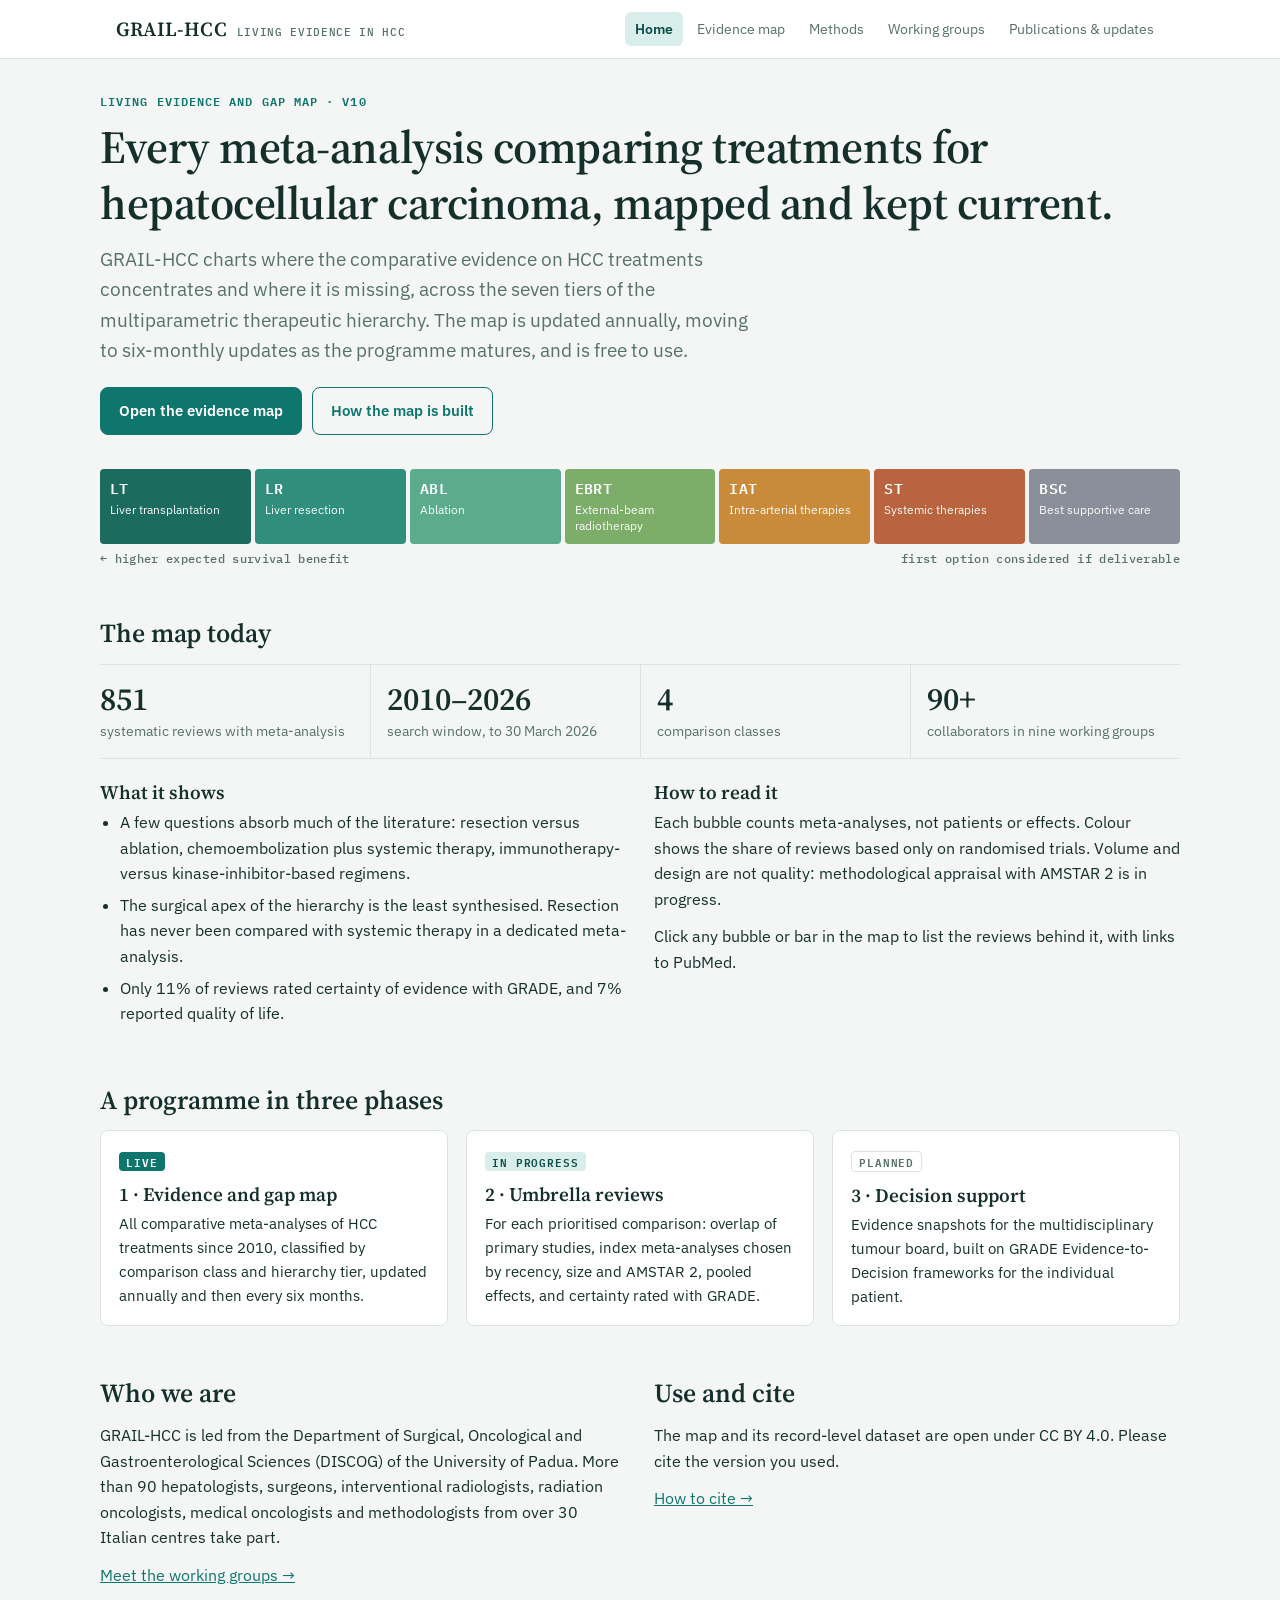
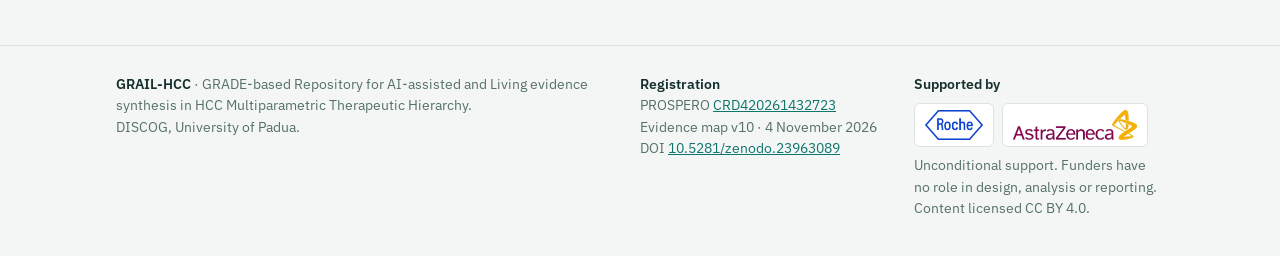
<file: index.html>
<!doctype html>
<html lang="en">
<head>
<meta charset="utf-8">
<meta name="viewport" content="width=device-width, initial-scale=1, viewport-fit=cover">
<title>GRAIL-HCC</title>
<meta name="claude:viewport-fit-sides" content="cover">
<meta name="description" content="GRAIL-HCC living evidence and gap map of meta-analyses comparing treatments for hepatocellular carcinoma.">
<link rel="preconnect" href="https://fonts.googleapis.com"><link rel="preconnect" href="https://fonts.gstatic.com" crossorigin><link rel="stylesheet" href="https://fonts.googleapis.com/css2?family=IBM+Plex+Mono:wght@500;600&family=IBM+Plex+Sans:wght@400;600&family=Source+Serif+4:opsz,wght@8..60,600&display=swap">
<link rel="stylesheet" href="style.css">
</head>
<body>
<div class="top"><div class="top-in"><a class="brand" href="index.html"><b>GRAIL-HCC</b><span>Living evidence in HCC</span></a><nav aria-label="Main"><a href="index.html" aria-current="page">Home</a><a href="map.html">Evidence map</a><a href="methods.html">Methods</a><a href="working-groups.html">Working groups</a><a href="publications.html">Publications & updates</a></nav></div></div>
<main>
<div class="eyebrow">Living evidence and gap map &middot; v10</div>
<h1>Every meta-analysis comparing treatments for hepatocellular carcinoma, mapped and kept current.</h1>
<p class="lead">GRAIL-HCC charts where the comparative evidence on HCC treatments concentrates and where it is missing, across the seven tiers of the multiparametric therapeutic hierarchy. The map is updated annually, moving to six-monthly updates as the programme matures, and is free to use.</p>
<div class="btns"><a class="btn primary" href="map.html">Open the evidence map</a><a class="btn ghost" href="methods.html">How the map is built</a></div>
<div class="mth" aria-label="The multiparametric therapeutic hierarchy">
<div class="mth-strip"><div class="tier" style="--c:var(--LT)"><b>LT</b><span>Liver transplantation</span></div><div class="tier" style="--c:var(--LR)"><b>LR</b><span>Liver resection</span></div><div class="tier" style="--c:var(--ABL)"><b>ABL</b><span>Ablation</span></div><div class="tier" style="--c:var(--EBRT)"><b>EBRT</b><span>External-beam radiotherapy</span></div><div class="tier" style="--c:var(--IAT)"><b>IAT</b><span>Intra-arterial therapies</span></div><div class="tier" style="--c:var(--ST)"><b>ST</b><span>Systemic therapies</span></div><div class="tier" style="--c:var(--BSC)"><b>BSC</b><span>Best supportive care</span></div></div>
<div class="mth-axis"><span>&larr; higher expected survival benefit</span><span>first option considered if deliverable</span></div></div>

<section aria-labelledby="h-now">
<h2 id="h-now">The map today</h2>
<div class="figs">
<div class="fig"><div class="n">851</div><div class="l">systematic reviews with meta-analysis</div></div>
<div class="fig"><div class="n">2010&ndash;2026</div><div class="l">search window, to 30 March 2026</div></div>
<div class="fig"><div class="n">4</div><div class="l">comparison classes</div></div>
<div class="fig"><div class="n">90+</div><div class="l">collaborators in nine working groups</div></div>
</div>
<div class="two" style="margin-top:22px">
<div><h3>What it shows</h3>
<ul class="clean">
<li>A few questions absorb much of the literature: resection versus ablation, chemoembolization plus systemic therapy, immunotherapy- versus kinase-inhibitor-based regimens.</li>
<li>The surgical apex of the hierarchy is the least synthesised. Resection has never been compared with systemic therapy in a dedicated meta-analysis.</li>
<li>Only 11% of reviews rated certainty of evidence with GRADE, and 7% reported quality of life.</li>
</ul></div>
<div><h3>How to read it</h3>
<p>Each bubble counts meta-analyses, not patients or effects. Colour shows the share of reviews based only on randomised trials. Volume and design are not quality: methodological appraisal with AMSTAR&nbsp;2 is in progress.</p>
<p>Click any bubble or bar in the map to list the reviews behind it, with links to PubMed.</p></div>
</div>
</section>

<section aria-labelledby="h-phases">
<h2 id="h-phases">A programme in three phases</h2>
<div class="phases">
<div class="phase"><span class="st live">Live</span><h3>1 &middot; Evidence and gap map</h3>
<p>All comparative meta-analyses of HCC treatments since 2010, classified by comparison class and hierarchy tier, updated annually and then every six months.</p></div>
<div class="phase"><span class="st prog">In progress</span><h3>2 &middot; Umbrella reviews</h3>
<p>For each prioritised comparison: overlap of primary studies, index meta-analyses chosen by recency, size and AMSTAR&nbsp;2, pooled effects, and certainty rated with GRADE.</p></div>
<div class="phase"><span class="st plan">Planned</span><h3>3 &middot; Decision support</h3>
<p>Evidence snapshots for the multidisciplinary tumour board, built on GRADE Evidence-to-Decision frameworks for the individual patient.</p></div>
</div>
</section>

<section aria-labelledby="h-who" class="two">
<div><h2 id="h-who">Who we are</h2>
<p>GRAIL-HCC is led from the Department of Surgical, Oncological and Gastroenterological Sciences (DISCOG) of the University of Padua. More than 90 hepatologists, surgeons, interventional radiologists, radiation oncologists, medical oncologists and methodologists from over 30 Italian centres take part.</p>
<a href="working-groups.html">Meet the working groups &rarr;</a></div>
<div><h2>Use and cite</h2>
<p>The map and its record-level dataset are open under CC BY 4.0. Please cite the version you used.</p>
<a href="publications.html#cite">How to cite &rarr;</a></div>
</section>
</main>
<footer class="site"><div class="in">
<div><b>GRAIL-HCC</b> &middot; GRADE-based Repository for AI-assisted and Living evidence synthesis in HCC Multiparametric Therapeutic Hierarchy.<br>
DISCOG, University of Padua.</div>
<div><b>Registration</b><br>PROSPERO <a href="https://www.crd.york.ac.uk/PROSPERO/view/CRD420261432723" target="_blank" rel="noopener">CRD420261432723</a><br>Evidence map v10 &middot; 4 November 2026<br>DOI <a href="https://doi.org/10.5281/zenodo.23963089" target="_blank" rel="noopener">10.5281/zenodo.23963089</a></div>
<div><b>Supported by</b><div class="sponsor-logos"><span><img src="logo-roche.png" alt="Roche" height="30"></span><span><img src="logo-astrazeneca.png" alt="AstraZeneca" height="30"></span></div>Unconditional support. Funders have no role in design, analysis or reporting.<br>Content licensed CC BY 4.0.</div>
</div></footer>
</body>
</html>
</file>
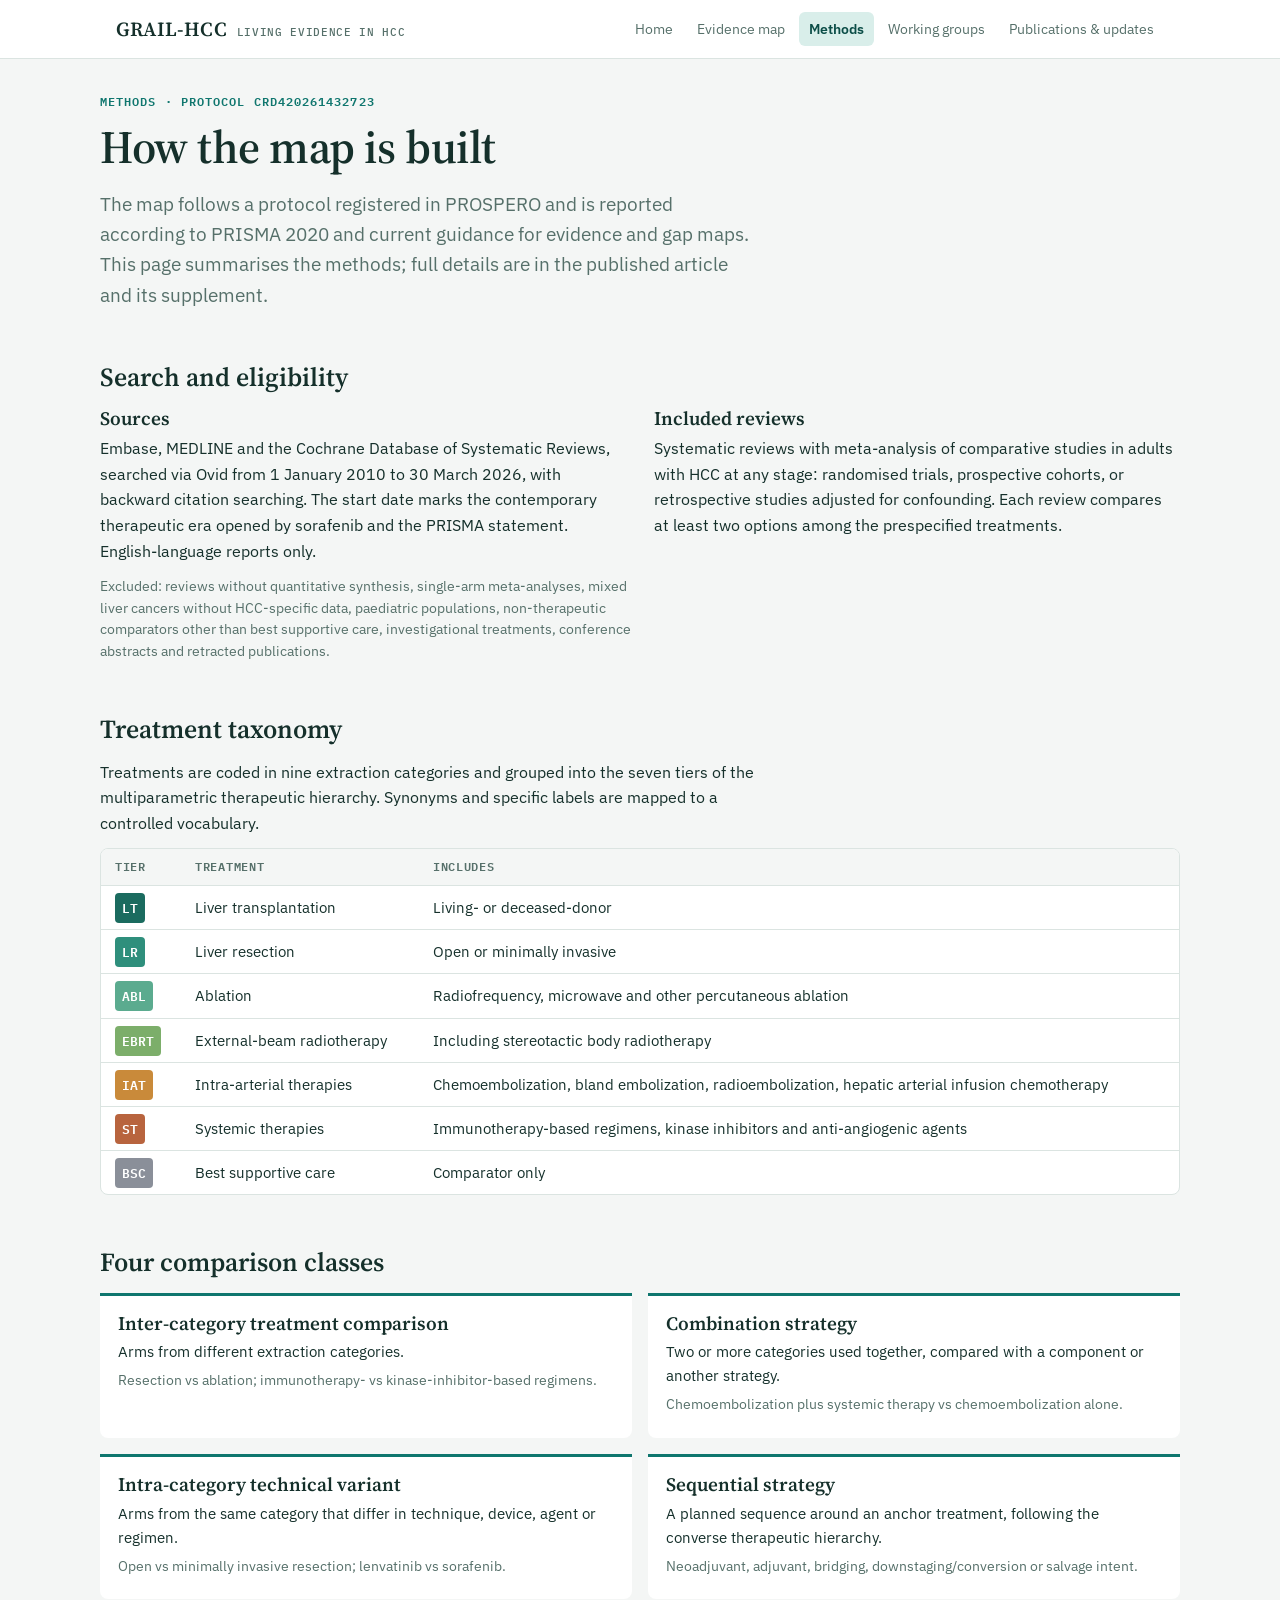
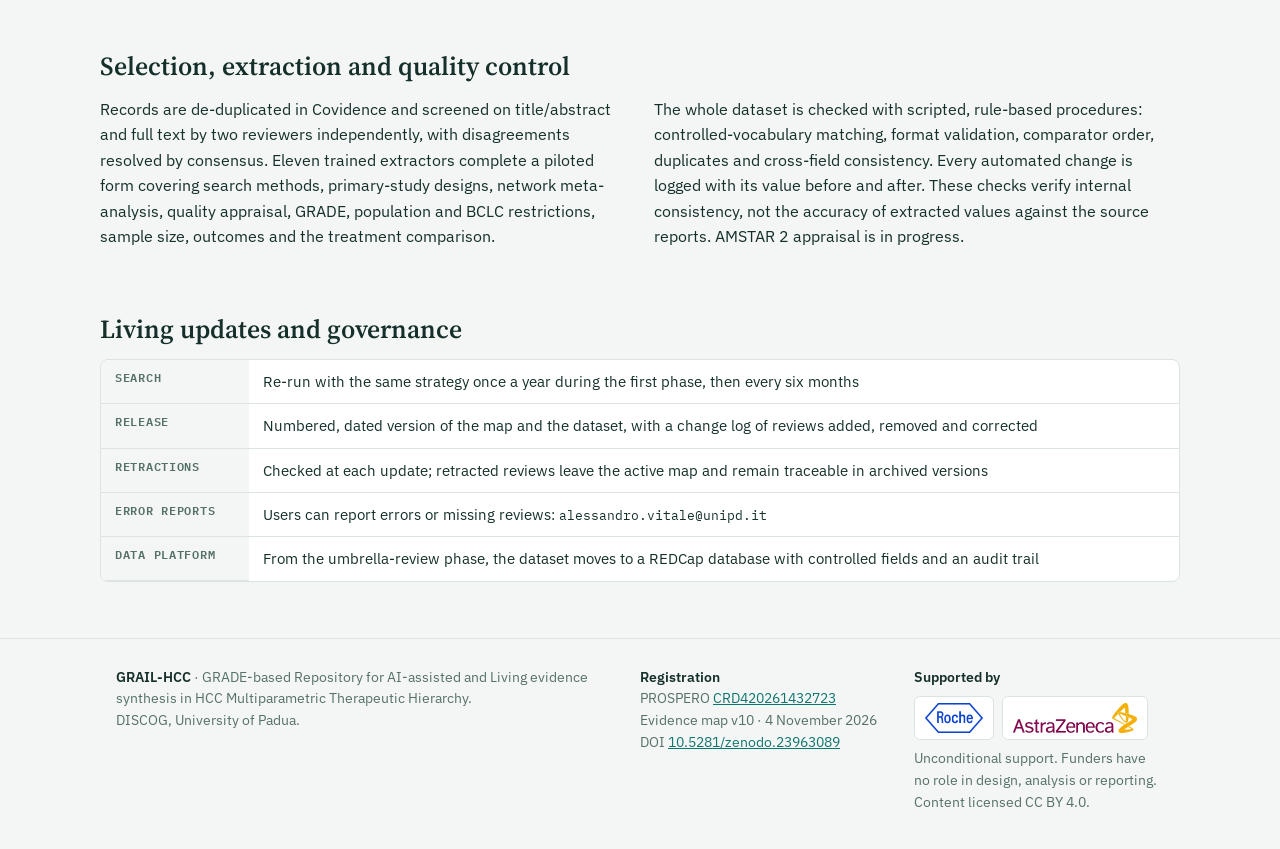
<file: methods.html>
<!doctype html>
<html lang="en">
<head>
<meta charset="utf-8">
<meta name="viewport" content="width=device-width, initial-scale=1, viewport-fit=cover">
<title>GRAIL-HCC Methods</title>
<meta name="claude:viewport-fit-sides" content="cover">
<meta name="description" content="Methods of the GRAIL-HCC evidence and gap map.">
<link rel="preconnect" href="https://fonts.googleapis.com"><link rel="preconnect" href="https://fonts.gstatic.com" crossorigin><link rel="stylesheet" href="https://fonts.googleapis.com/css2?family=IBM+Plex+Mono:wght@500;600&family=IBM+Plex+Sans:wght@400;600&family=Source+Serif+4:opsz,wght@8..60,600&display=swap">
<link rel="stylesheet" href="style.css">
</head>
<body>
<div class="top"><div class="top-in"><a class="brand" href="index.html"><b>GRAIL-HCC</b><span>Living evidence in HCC</span></a><nav aria-label="Main"><a href="index.html">Home</a><a href="map.html">Evidence map</a><a href="methods.html" aria-current="page">Methods</a><a href="working-groups.html">Working groups</a><a href="publications.html">Publications & updates</a></nav></div></div>
<main>
<div class="eyebrow">Methods &middot; protocol CRD420261432723</div>
<h1>How the map is built</h1>
<p class="lead">The map follows a protocol registered in PROSPERO and is reported according to PRISMA 2020 and current guidance for evidence and gap maps. This page summarises the methods; full details are in the published article and its supplement.</p>

<section aria-labelledby="m-search"><h2 id="m-search">Search and eligibility</h2>
<div class="two">
<div><h3>Sources</h3><p>Embase, MEDLINE and the Cochrane Database of Systematic Reviews, searched via Ovid from 1 January 2010 to 30 March 2026, with backward citation searching. The start date marks the contemporary therapeutic era opened by sorafenib and the PRISMA statement. English-language reports only.</p></div>
<div><h3>Included reviews</h3><p>Systematic reviews with meta-analysis of comparative studies in adults with HCC at any stage: randomised trials, prospective cohorts, or retrospective studies adjusted for confounding. Each review compares at least two options among the prespecified treatments.</p></div>
</div>
<p class="note">Excluded: reviews without quantitative synthesis, single-arm meta-analyses, mixed liver cancers without HCC-specific data, paediatric populations, non-therapeutic comparators other than best supportive care, investigational treatments, conference abstracts and retracted publications.</p>
</section>

<section aria-labelledby="m-tax"><h2 id="m-tax">Treatment taxonomy</h2>
<p>Treatments are coded in nine extraction categories and grouped into the seven tiers of the multiparametric therapeutic hierarchy. Synonyms and specific labels are mapped to a controlled vocabulary.</p>
<div class="tbl"><table><thead><tr><th>Tier</th><th>Treatment</th><th>Includes</th></tr></thead><tbody><tr><td><span class="code" style="--c:var(--LT)">LT</span></td><td>Liver transplantation</td><td>Living- or deceased-donor</td></tr><tr><td><span class="code" style="--c:var(--LR)">LR</span></td><td>Liver resection</td><td>Open or minimally invasive</td></tr><tr><td><span class="code" style="--c:var(--ABL)">ABL</span></td><td>Ablation</td><td>Radiofrequency, microwave and other percutaneous ablation</td></tr><tr><td><span class="code" style="--c:var(--EBRT)">EBRT</span></td><td>External-beam radiotherapy</td><td>Including stereotactic body radiotherapy</td></tr><tr><td><span class="code" style="--c:var(--IAT)">IAT</span></td><td>Intra-arterial therapies</td><td>Chemoembolization, bland embolization, radioembolization, hepatic arterial infusion chemotherapy</td></tr><tr><td><span class="code" style="--c:var(--ST)">ST</span></td><td>Systemic therapies</td><td>Immunotherapy-based regimens, kinase inhibitors and anti-angiogenic agents</td></tr><tr><td><span class="code" style="--c:var(--BSC)">BSC</span></td><td>Best supportive care</td><td>Comparator only</td></tr></tbody></table></div>
</section>

<section aria-labelledby="m-cls"><h2 id="m-cls">Four comparison classes</h2>
<div class="classes">
<div class="cls"><h3>Inter-category treatment comparison</h3><p>Arms from different extraction categories.</p><p class="ex">Resection vs ablation; immunotherapy- vs kinase-inhibitor-based regimens.</p></div>
<div class="cls"><h3>Combination strategy</h3><p>Two or more categories used together, compared with a component or another strategy.</p><p class="ex">Chemoembolization plus systemic therapy vs chemoembolization alone.</p></div>
<div class="cls"><h3>Intra-category technical variant</h3><p>Arms from the same category that differ in technique, device, agent or regimen.</p><p class="ex">Open vs minimally invasive resection; lenvatinib vs sorafenib.</p></div>
<div class="cls"><h3>Sequential strategy</h3><p>A planned sequence around an anchor treatment, following the converse therapeutic hierarchy.</p><p class="ex">Neoadjuvant, adjuvant, bridging, downstaging/conversion or salvage intent.</p></div>
</div></section>

<section aria-labelledby="m-ext"><h2 id="m-ext">Selection, extraction and quality control</h2>
<div class="two">
<div><p>Records are de-duplicated in Covidence and screened on title/abstract and full text by two reviewers independently, with disagreements resolved by consensus. Eleven trained extractors complete a piloted form covering search methods, primary-study designs, network meta-analysis, quality appraisal, GRADE, population and BCLC restrictions, sample size, outcomes and the treatment comparison.</p></div>
<div><p>The whole dataset is checked with scripted, rule-based procedures: controlled-vocabulary matching, format validation, comparator order, duplicates and cross-field consistency. Every automated change is logged with its value before and after. These checks verify internal consistency, not the accuracy of extracted values against the source reports. AMSTAR&nbsp;2 appraisal is in progress.</p></div>
</div></section>

<section aria-labelledby="m-live"><h2 id="m-live">Living updates and governance</h2>
<div class="tbl"><table><tbody>
<tr><th scope="row">Search</th><td>Re-run with the same strategy once a year during the first phase, then every six months</td></tr>
<tr><th scope="row">Release</th><td>Numbered, dated version of the map and the dataset, with a change log of reviews added, removed and corrected</td></tr>
<tr><th scope="row">Retractions</th><td>Checked at each update; retracted reviews leave the active map and remain traceable in archived versions</td></tr>
<tr><th scope="row">Error reports</th><td>Users can report errors or missing reviews: <span class="mono">alessandro.vitale@unipd.it</span></td></tr>
<tr><th scope="row">Data platform</th><td>From the umbrella-review phase, the dataset moves to a REDCap database with controlled fields and an audit trail</td></tr>
</tbody></table></div>
</section>
</main>
<footer class="site"><div class="in">
<div><b>GRAIL-HCC</b> &middot; GRADE-based Repository for AI-assisted and Living evidence synthesis in HCC Multiparametric Therapeutic Hierarchy.<br>
DISCOG, University of Padua.</div>
<div><b>Registration</b><br>PROSPERO <a href="https://www.crd.york.ac.uk/PROSPERO/view/CRD420261432723" target="_blank" rel="noopener">CRD420261432723</a><br>Evidence map v10 &middot; 4 November 2026<br>DOI <a href="https://doi.org/10.5281/zenodo.23963089" target="_blank" rel="noopener">10.5281/zenodo.23963089</a></div>
<div><b>Supported by</b><div class="sponsor-logos"><span><img src="logo-roche.png" alt="Roche" height="30"></span><span><img src="logo-astrazeneca.png" alt="AstraZeneca" height="30"></span></div>Unconditional support. Funders have no role in design, analysis or reporting.<br>Content licensed CC BY 4.0.</div>
</div></footer>
</body>
</html>
</file>
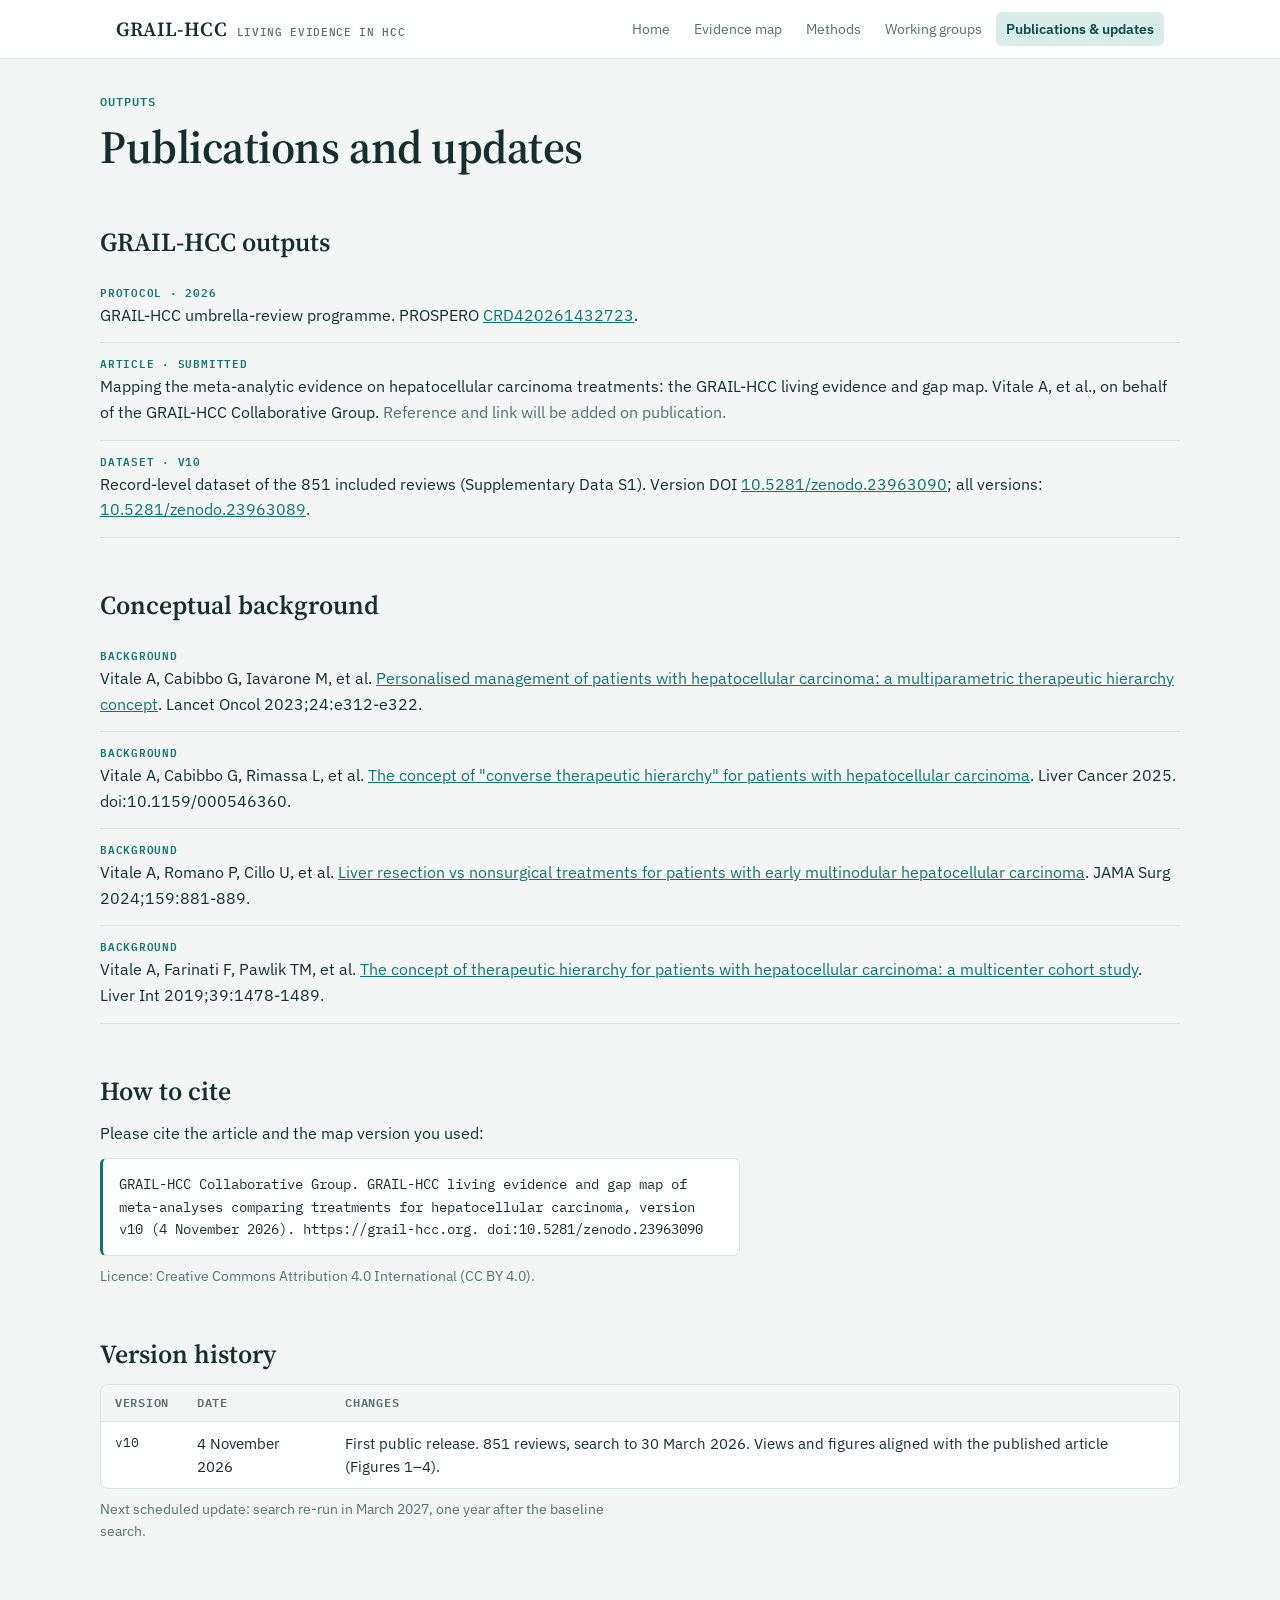
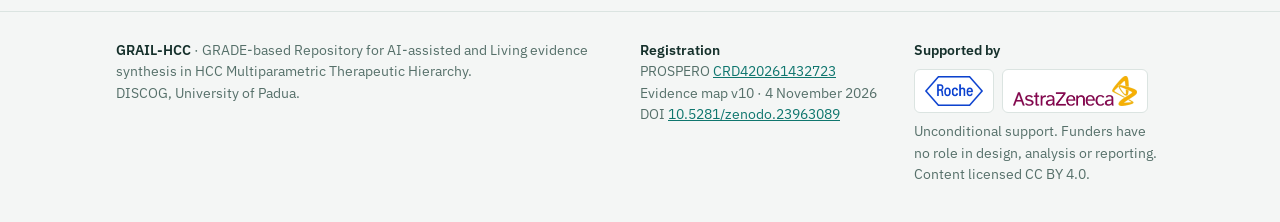
<file: publications.html>
<!doctype html>
<html lang="en">
<head>
<meta charset="utf-8">
<meta name="viewport" content="width=device-width, initial-scale=1, viewport-fit=cover">
<title>GRAIL-HCC Publications</title>
<meta name="claude:viewport-fit-sides" content="cover">
<meta name="description" content="Publications, citation and version history of GRAIL-HCC.">
<link rel="preconnect" href="https://fonts.googleapis.com"><link rel="preconnect" href="https://fonts.gstatic.com" crossorigin><link rel="stylesheet" href="https://fonts.googleapis.com/css2?family=IBM+Plex+Mono:wght@500;600&family=IBM+Plex+Sans:wght@400;600&family=Source+Serif+4:opsz,wght@8..60,600&display=swap">
<link rel="stylesheet" href="style.css">
</head>
<body>
<div class="top"><div class="top-in"><a class="brand" href="index.html"><b>GRAIL-HCC</b><span>Living evidence in HCC</span></a><nav aria-label="Main"><a href="index.html">Home</a><a href="map.html">Evidence map</a><a href="methods.html">Methods</a><a href="working-groups.html">Working groups</a><a href="publications.html" aria-current="page">Publications & updates</a></nav></div></div>
<main>
<div class="eyebrow">Outputs</div>
<h1>Publications and updates</h1>
<section aria-labelledby="p-prog"><h2 id="p-prog">GRAIL-HCC outputs</h2>
<ul class="pubs">
<li><span class="tag">Protocol &middot; 2026</span>GRAIL-HCC umbrella-review programme. PROSPERO <a href="https://www.crd.york.ac.uk/PROSPERO/view/CRD420261432723" target="_blank" rel="noopener">CRD420261432723</a>.</li>
<li><span class="tag">Article &middot; submitted</span>Mapping the meta-analytic evidence on hepatocellular carcinoma treatments: the GRAIL-HCC living evidence and gap map. Vitale A, et al., on behalf of the GRAIL-HCC Collaborative Group. <span class="muted">Reference and link will be added on publication.</span></li>
<li><span class="tag">Dataset &middot; v10</span>Record-level dataset of the 851 included reviews (Supplementary Data S1). Version DOI <a href="https://doi.org/10.5281/zenodo.23963090" target="_blank" rel="noopener">10.5281/zenodo.23963090</a>; all versions: <a href="https://doi.org/10.5281/zenodo.23963089" target="_blank" rel="noopener">10.5281/zenodo.23963089</a>.</li>
</ul></section>
<section aria-labelledby="p-bg"><h2 id="p-bg">Conceptual background</h2><ul class="pubs"><li><span class="tag">Background</span>Vitale A, Cabibbo G, Iavarone M, et al. <a href="https://pubmed.ncbi.nlm.nih.gov/?term=Personalised%20management%20of%20patients%20with%20hepatocellular%20carcinoma%3A%20a%20multiparametric%20therapeutic%20hierarchy%20concept" target="_blank" rel="noopener">Personalised management of patients with hepatocellular carcinoma: a multiparametric therapeutic hierarchy concept</a>. Lancet Oncol 2023;24:e312-e322.</li><li><span class="tag">Background</span>Vitale A, Cabibbo G, Rimassa L, et al. <a href="https://pubmed.ncbi.nlm.nih.gov/?term=The%20concept%20of%20%22converse%20therapeutic%20hierarchy%22%20for%20patients%20with%20hepatocellular%20carcinoma" target="_blank" rel="noopener">The concept of &quot;converse therapeutic hierarchy&quot; for patients with hepatocellular carcinoma</a>. Liver Cancer 2025. doi:10.1159/000546360.</li><li><span class="tag">Background</span>Vitale A, Romano P, Cillo U, et al. <a href="https://pubmed.ncbi.nlm.nih.gov/?term=Liver%20resection%20vs%20nonsurgical%20treatments%20for%20patients%20with%20early%20multinodular%20hepatocellular%20carcinoma" target="_blank" rel="noopener">Liver resection vs nonsurgical treatments for patients with early multinodular hepatocellular carcinoma</a>. JAMA Surg 2024;159:881-889.</li><li><span class="tag">Background</span>Vitale A, Farinati F, Pawlik TM, et al. <a href="https://pubmed.ncbi.nlm.nih.gov/?term=The%20concept%20of%20therapeutic%20hierarchy%20for%20patients%20with%20hepatocellular%20carcinoma%3A%20a%20multicenter%20cohort%20study" target="_blank" rel="noopener">The concept of therapeutic hierarchy for patients with hepatocellular carcinoma: a multicenter cohort study</a>. Liver Int 2019;39:1478-1489.</li></ul></section>
<section aria-labelledby="cite"><h2 id="cite">How to cite</h2>
<p>Please cite the article and the map version you used:</p>
<div class="cite">GRAIL-HCC Collaborative Group. GRAIL-HCC living evidence and gap map of meta-analyses comparing treatments for hepatocellular carcinoma, version v10 (4 November 2026). https://grail-hcc.org. doi:10.5281/zenodo.23963090</div>
<p class="note" style="margin-top:10px">Licence: Creative Commons Attribution 4.0 International (CC BY 4.0).</p></section>
<section aria-labelledby="p-log"><h2 id="p-log">Version history</h2>
<div class="tbl"><table><thead><tr><th>Version</th><th>Date</th><th>Changes</th></tr></thead><tbody>
<tr><td class="mono">v10</td><td>4 November 2026</td><td>First public release. 851 reviews, search to 30 March 2026. Views and figures aligned with the published article (Figures 1&ndash;4).</td></tr>
</tbody></table></div>
<p class="note" style="margin-top:10px">Next scheduled update: search re-run in March 2027, one year after the baseline search.</p></section>
</main>
<footer class="site"><div class="in">
<div><b>GRAIL-HCC</b> &middot; GRADE-based Repository for AI-assisted and Living evidence synthesis in HCC Multiparametric Therapeutic Hierarchy.<br>
DISCOG, University of Padua.</div>
<div><b>Registration</b><br>PROSPERO <a href="https://www.crd.york.ac.uk/PROSPERO/view/CRD420261432723" target="_blank" rel="noopener">CRD420261432723</a><br>Evidence map v10 &middot; 4 November 2026<br>DOI <a href="https://doi.org/10.5281/zenodo.23963089" target="_blank" rel="noopener">10.5281/zenodo.23963089</a></div>
<div><b>Supported by</b><div class="sponsor-logos"><span><img src="logo-roche.png" alt="Roche" height="30"></span><span><img src="logo-astrazeneca.png" alt="AstraZeneca" height="30"></span></div>Unconditional support. Funders have no role in design, analysis or reporting.<br>Content licensed CC BY 4.0.</div>
</div></footer>
</body>
</html>
</file>
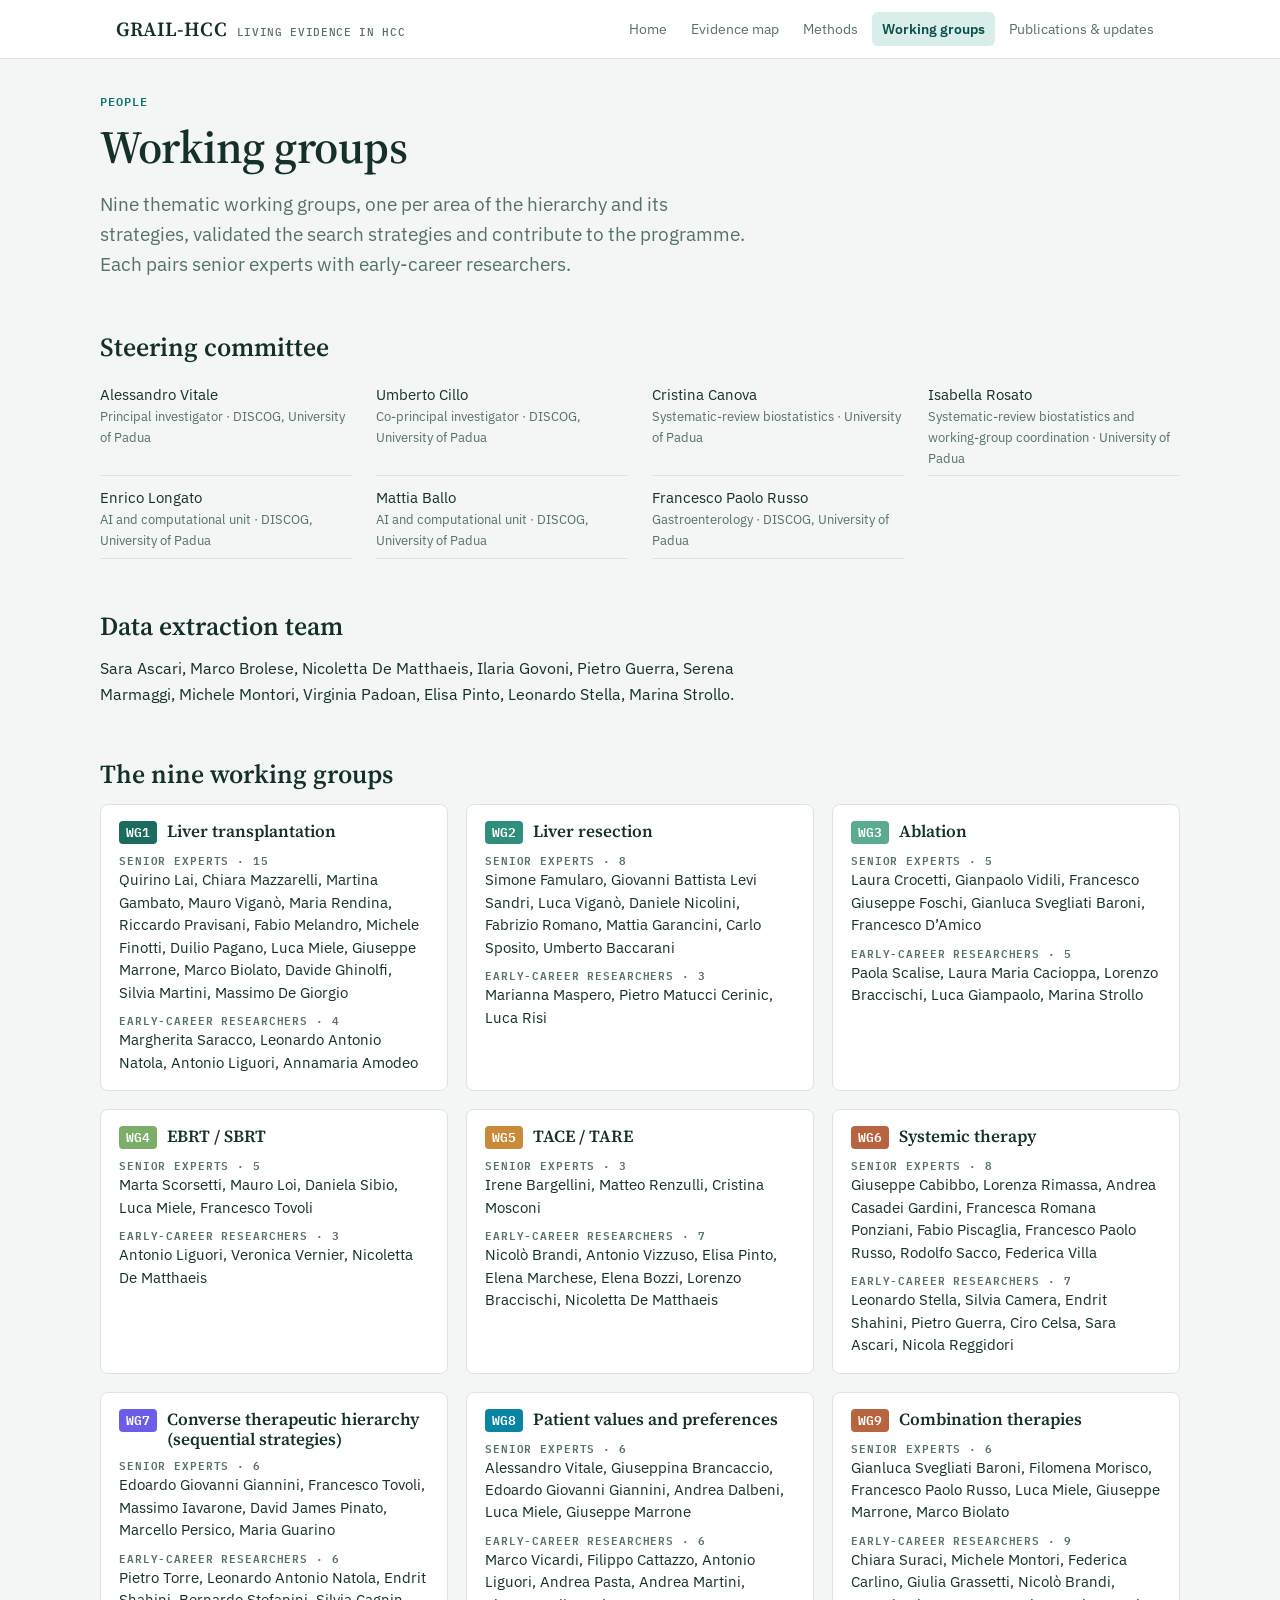
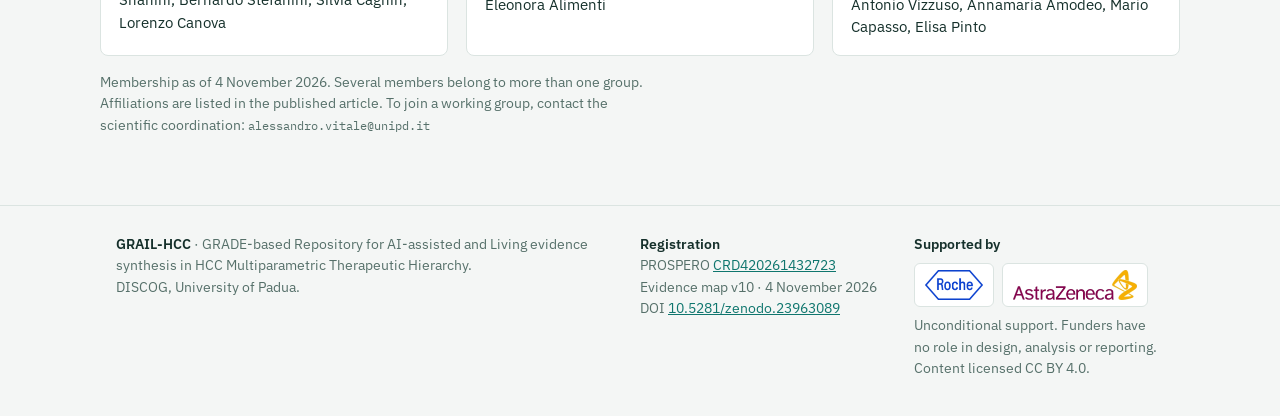
<file: working-groups.html>
<!doctype html>
<html lang="en">
<head>
<meta charset="utf-8">
<meta name="viewport" content="width=device-width, initial-scale=1, viewport-fit=cover">
<title>GRAIL-HCC Working Groups</title>
<meta name="claude:viewport-fit-sides" content="cover">
<meta name="description" content="Steering committee, extraction team and the nine working groups of GRAIL-HCC.">
<link rel="preconnect" href="https://fonts.googleapis.com"><link rel="preconnect" href="https://fonts.gstatic.com" crossorigin><link rel="stylesheet" href="https://fonts.googleapis.com/css2?family=IBM+Plex+Mono:wght@500;600&family=IBM+Plex+Sans:wght@400;600&family=Source+Serif+4:opsz,wght@8..60,600&display=swap">
<link rel="stylesheet" href="style.css">
</head>
<body>
<div class="top"><div class="top-in"><a class="brand" href="index.html"><b>GRAIL-HCC</b><span>Living evidence in HCC</span></a><nav aria-label="Main"><a href="index.html">Home</a><a href="map.html">Evidence map</a><a href="methods.html">Methods</a><a href="working-groups.html" aria-current="page">Working groups</a><a href="publications.html">Publications & updates</a></nav></div></div>
<main>
<div class="eyebrow">People</div>
<h1>Working groups</h1>
<p class="lead">Nine thematic working groups, one per area of the hierarchy and its strategies, validated the search strategies and contribute to the programme. Each pairs senior experts with early-career researchers.</p>
<section aria-labelledby="w-steer"><h2 id="w-steer">Steering committee</h2>
<div class="people"><div>Alessandro Vitale<span>Principal investigator &middot; DISCOG, University of Padua</span></div><div>Umberto Cillo<span>Co-principal investigator &middot; DISCOG, University of Padua</span></div><div>Cristina Canova<span>Systematic-review biostatistics &middot; University of Padua</span></div><div>Isabella Rosato<span>Systematic-review biostatistics and working-group coordination &middot; University of Padua</span></div><div>Enrico Longato<span>AI and computational unit &middot; DISCOG, University of Padua</span></div><div>Mattia Ballo<span>AI and computational unit &middot; DISCOG, University of Padua</span></div><div>Francesco Paolo Russo<span>Gastroenterology &middot; DISCOG, University of Padua</span></div></div></section>
<section aria-labelledby="w-ext"><h2 id="w-ext">Data extraction team</h2>
<p>Sara Ascari, Marco Brolese, Nicoletta De Matthaeis, Ilaria Govoni, Pietro Guerra, Serena Marmaggi, Michele Montori, Virginia Padoan, Elisa Pinto, Leonardo Stella, Marina Strollo.</p></section>
<section aria-labelledby="w-wg"><h2 id="w-wg">The nine working groups</h2>
<div class="wgs"><article class="wg"><header><span class="k" style="--c:var(--LT)">WG1</span><h3>Liver transplantation</h3></header>
<div class="lab">Senior experts &middot; 15</div><div class="names">Quirino Lai, Chiara Mazzarelli, Martina Gambato, Mauro Viganò, Maria Rendina, Riccardo Pravisani, Fabio Melandro, Michele Finotti, Duilio Pagano, Luca Miele, Giuseppe Marrone, Marco Biolato, Davide Ghinolfi, Silvia Martini, Massimo De Giorgio</div>
<div class="lab">Early-career researchers &middot; 4</div><div class="names">Margherita Saracco, Leonardo Antonio Natola, Antonio Liguori, Annamaria Amodeo</div></article><article class="wg"><header><span class="k" style="--c:var(--LR)">WG2</span><h3>Liver resection</h3></header>
<div class="lab">Senior experts &middot; 8</div><div class="names">Simone Famularo, Giovanni Battista Levi Sandri, Luca Viganò, Daniele Nicolini, Fabrizio Romano, Mattia Garancini, Carlo Sposito, Umberto Baccarani</div>
<div class="lab">Early-career researchers &middot; 3</div><div class="names">Marianna Maspero, Pietro Matucci Cerinic, Luca Risi</div></article><article class="wg"><header><span class="k" style="--c:var(--ABL)">WG3</span><h3>Ablation</h3></header>
<div class="lab">Senior experts &middot; 5</div><div class="names">Laura Crocetti, Gianpaolo Vidili, Francesco Giuseppe Foschi, Gianluca Svegliati Baroni, Francesco D’Amico</div>
<div class="lab">Early-career researchers &middot; 5</div><div class="names">Paola Scalise, Laura Maria Cacioppa, Lorenzo Braccischi, Luca Giampaolo, Marina Strollo</div></article><article class="wg"><header><span class="k" style="--c:var(--EBRT)">WG4</span><h3>EBRT / SBRT</h3></header>
<div class="lab">Senior experts &middot; 5</div><div class="names">Marta Scorsetti, Mauro Loi, Daniela Sibio, Luca Miele, Francesco Tovoli</div>
<div class="lab">Early-career researchers &middot; 3</div><div class="names">Antonio Liguori, Veronica Vernier, Nicoletta De Matthaeis</div></article><article class="wg"><header><span class="k" style="--c:var(--IAT)">WG5</span><h3>TACE / TARE</h3></header>
<div class="lab">Senior experts &middot; 3</div><div class="names">Irene Bargellini, Matteo Renzulli, Cristina Mosconi</div>
<div class="lab">Early-career researchers &middot; 7</div><div class="names">Nicolò Brandi, Antonio Vizzuso, Elisa Pinto, Elena Marchese, Elena Bozzi, Lorenzo Braccischi, Nicoletta De Matthaeis</div></article><article class="wg"><header><span class="k" style="--c:var(--ST)">WG6</span><h3>Systemic therapy</h3></header>
<div class="lab">Senior experts &middot; 8</div><div class="names">Giuseppe Cabibbo, Lorenza Rimassa, Andrea Casadei Gardini, Francesca Romana Ponziani, Fabio Piscaglia, Francesco Paolo Russo, Rodolfo Sacco, Federica Villa</div>
<div class="lab">Early-career researchers &middot; 7</div><div class="names">Leonardo Stella, Silvia Camera, Endrit Shahini, Pietro Guerra, Ciro Celsa, Sara Ascari, Nicola Reggidori</div></article><article class="wg"><header><span class="k" style="--c:#6c5ce7">WG7</span><h3>Converse therapeutic hierarchy (sequential strategies)</h3></header>
<div class="lab">Senior experts &middot; 6</div><div class="names">Edoardo Giovanni Giannini, Francesco Tovoli, Massimo Iavarone, David James Pinato, Marcello Persico, Maria Guarino</div>
<div class="lab">Early-career researchers &middot; 6</div><div class="names">Pietro Torre, Leonardo Antonio Natola, Endrit Shahini, Bernardo Stefanini, Silvia Cagnin, Lorenzo Canova</div></article><article class="wg"><header><span class="k" style="--c:#0984a3">WG8</span><h3>Patient values and preferences</h3></header>
<div class="lab">Senior experts &middot; 6</div><div class="names">Alessandro Vitale, Giuseppina Brancaccio, Edoardo Giovanni Giannini, Andrea Dalbeni, Luca Miele, Giuseppe Marrone</div>
<div class="lab">Early-career researchers &middot; 6</div><div class="names">Marco Vicardi, Filippo Cattazzo, Antonio Liguori, Andrea Pasta, Andrea Martini, Eleonora Alimenti</div></article><article class="wg"><header><span class="k" style="--c:#b8643e">WG9</span><h3>Combination therapies</h3></header>
<div class="lab">Senior experts &middot; 6</div><div class="names">Gianluca Svegliati Baroni, Filomena Morisco, Francesco Paolo Russo, Luca Miele, Giuseppe Marrone, Marco Biolato</div>
<div class="lab">Early-career researchers &middot; 9</div><div class="names">Chiara Suraci, Michele Montori, Federica Carlino, Giulia Grassetti, Nicolò Brandi, Antonio Vizzuso, Annamaria Amodeo, Mario Capasso, Elisa Pinto</div></article></div>
<p class="note" style="margin-top:16px">Membership as of 4 November 2026. Several members belong to more than one group. Affiliations are listed in the published article. To join a working group, contact the scientific coordination: <span class="mono">alessandro.vitale@unipd.it</span></p></section>
</main>
<footer class="site"><div class="in">
<div><b>GRAIL-HCC</b> &middot; GRADE-based Repository for AI-assisted and Living evidence synthesis in HCC Multiparametric Therapeutic Hierarchy.<br>
DISCOG, University of Padua.</div>
<div><b>Registration</b><br>PROSPERO <a href="https://www.crd.york.ac.uk/PROSPERO/view/CRD420261432723" target="_blank" rel="noopener">CRD420261432723</a><br>Evidence map v10 &middot; 4 November 2026<br>DOI <a href="https://doi.org/10.5281/zenodo.23963089" target="_blank" rel="noopener">10.5281/zenodo.23963089</a></div>
<div><b>Supported by</b><div class="sponsor-logos"><span><img src="logo-roche.png" alt="Roche" height="30"></span><span><img src="logo-astrazeneca.png" alt="AstraZeneca" height="30"></span></div>Unconditional support. Funders have no role in design, analysis or reporting.<br>Content licensed CC BY 4.0.</div>
</div></footer>
</body>
</html>
</file>
<file: style.css>
/* Layout: a single reading column (max 1080px) under a sticky top bar; content in calm bands,
   one signature element per page: the seven-tier therapeutic hierarchy strip. */
:root{
  --bg:#f4f6f5; --panel:#ffffff; --ink:#15302b; --muted:#56706a; --line:#dbe4e1;
  --accent:#0f766e; --accent-soft:#d9eeea; --accent-ink:#0b4d47;
  --LT:#1b6b5f; --LR:#2f8f7c; --ABL:#5bab8f; --EBRT:#7cae6a; --IAT:#c98a3a; --ST:#b8643e; --BSC:#8a8f99;
  --on-tier:#ffffff; --logo-bg:#ffffff;
  --f-display:"Source Serif 4", Georgia, "Times New Roman", serif;
  --f-body:"IBM Plex Sans", -apple-system, "Segoe UI", Roboto, Arial, sans-serif;
  --f-mono:"IBM Plex Mono", ui-monospace, Menlo, Consolas, monospace;
  color-scheme: light;
}
@media (prefers-color-scheme: dark){ :root:not([data-theme="light"]){
  --bg:#0e1614; --panel:#15201d; --ink:#e4eeeb; --muted:#93a6a1; --line:#25332f;
  --accent:#3fc2ae; --accent-soft:#12322c; --accent-ink:#86e2d3; color-scheme: dark; } }
:root[data-theme="dark"]{
  --bg:#0e1614; --panel:#15201d; --ink:#e4eeeb; --muted:#93a6a1; --line:#25332f;
  --accent:#3fc2ae; --accent-soft:#12322c; --accent-ink:#86e2d3; color-scheme: dark; }
*{box-sizing:border-box}
html,body{margin:0}
body{background:var(--bg);color:var(--ink);font:16px/1.6 var(--f-body);
  padding-left:max(16px, env(safe-area-inset-left, 0px));padding-right:max(16px, env(safe-area-inset-right, 0px))}
body::before{content:"";position:fixed;inset:0 0 auto;height:env(safe-area-inset-top, 0px);z-index:10;background:var(--panel)}
a{color:var(--accent)} a:hover{color:var(--accent-ink)}
a:focus-visible,button:focus-visible{outline:2px solid var(--accent);outline-offset:2px;border-radius:3px}
.top{position:sticky;top:env(safe-area-inset-top, 0px);z-index:20;background:var(--panel);border-bottom:1px solid var(--line);
  margin:0 calc(-1 * max(16px, env(safe-area-inset-left, 0px))) 0 calc(-1 * max(16px, env(safe-area-inset-right, 0px)))}
.top-in{max-width:1080px;margin:0 auto;display:flex;flex-wrap:wrap;align-items:center;gap:6px 22px;
  padding-block:12px;padding-left:max(16px, env(safe-area-inset-left, 0px));padding-right:max(16px, env(safe-area-inset-right, 0px))}
.brand{display:flex;align-items:baseline;gap:10px;text-decoration:none;color:var(--ink);margin-right:auto}
.brand b{font:600 20px/1 var(--f-display);letter-spacing:.01em}
.brand span{font:500 11px/1 var(--f-mono);color:var(--muted);letter-spacing:.06em;text-transform:uppercase}
nav{display:flex;flex-wrap:wrap;gap:2px 4px}
nav a{font-size:14px;text-decoration:none;color:var(--muted);padding:6px 10px;border-radius:6px}
nav a:hover{color:var(--ink);background:var(--accent-soft)}
nav a[aria-current="page"]{color:var(--accent-ink);background:var(--accent-soft);font-weight:600}
main{max-width:1080px;margin:0 auto;padding-block:36px 56px}
h1,h2,h3{font-family:var(--f-display);font-weight:600;line-height:1.2;text-wrap:balance;margin:0}
h1{font-size:clamp(30px,4.4vw,46px);letter-spacing:-.01em}
h2{font-size:26px;margin-bottom:14px}
h3{font-size:19px;margin-bottom:6px}
p{margin:0 0 12px;max-width:68ch}
.eyebrow{font:600 12px/1 var(--f-mono);letter-spacing:.09em;text-transform:uppercase;color:var(--accent);margin-bottom:12px}
.lead{font-size:19px;color:var(--muted);max-width:60ch;margin-top:14px}
section{margin-top:52px}
.mono{font-family:var(--f-mono);font-size:.92em}
.muted{color:var(--muted)}
.btns{display:flex;flex-wrap:wrap;gap:10px;margin-top:22px}
.btn{display:inline-block;font-weight:600;font-size:15px;text-decoration:none;padding:11px 18px;border-radius:8px;border:1px solid var(--accent)}
.btn.primary{background:var(--accent);color:var(--panel)} .btn.primary:hover{background:var(--accent-ink);color:var(--panel)}
.btn.ghost{color:var(--accent)} .btn.ghost:hover{background:var(--accent-soft)}
/* signature: therapeutic hierarchy strip */
.mth{margin-top:34px}
.mth-strip{display:grid;grid-template-columns:repeat(7,minmax(0,1fr));gap:4px}
.tier{background:var(--c);color:var(--on-tier);padding:12px 10px 10px;border-radius:4px;min-width:0}
.tier b{display:block;font:600 15px/1 var(--f-mono);letter-spacing:.03em}
.tier span{display:block;font-size:12px;line-height:1.3;margin-top:6px;opacity:.95}
.mth-axis{display:flex;justify-content:space-between;font:500 11.5px/1.3 var(--f-mono);color:var(--muted);margin-top:8px;letter-spacing:.03em}
@media (max-width:720px){.mth-strip{grid-template-columns:repeat(4,minmax(0,1fr))}}
@media (max-width:420px){.mth-strip{grid-template-columns:repeat(2,minmax(0,1fr))}}
/* figures row */
.figs{display:grid;grid-template-columns:repeat(4,minmax(0,1fr));gap:0;border-top:1px solid var(--line);border-bottom:1px solid var(--line)}
.fig{padding:18px 16px 16px 0}
.fig + .fig{padding-left:16px;border-left:1px solid var(--line)}
.fig .n{font:600 32px/1 var(--f-display);font-variant-numeric:tabular-nums}
.fig .l{font-size:13.5px;color:var(--muted);margin-top:6px}
@media (max-width:720px){.figs{grid-template-columns:repeat(2,minmax(0,1fr))}.fig:nth-child(3){padding-left:0;border-left:0}.fig:nth-child(n+3){border-top:1px solid var(--line)}}
/* phases */
.phases{display:grid;grid-template-columns:repeat(3,minmax(0,1fr));gap:18px}
.phase{background:var(--panel);border:1px solid var(--line);border-radius:8px;padding:18px 18px 16px;min-width:0}
.phase .st{font:600 11px/1 var(--f-mono);letter-spacing:.08em;text-transform:uppercase;padding:4px 7px;border-radius:4px;display:inline-block;margin-bottom:12px}
.st.live{background:var(--accent);color:var(--panel)} .st.prog{background:var(--accent-soft);color:var(--accent-ink)} .st.plan{border:1px solid var(--line);color:var(--muted)}
.phase p{font-size:15px;margin:0}
@media (max-width:820px){.phases{grid-template-columns:1fr}}
.two{display:grid;grid-template-columns:minmax(0,1fr) minmax(0,1fr);gap:28px}
@media (max-width:820px){.two{grid-template-columns:1fr}}
ul.clean{margin:0;padding-left:20px} ul.clean li{margin-bottom:6px}
/* tables */
.tbl{overflow-x:auto;border:1px solid var(--line);border-radius:8px;background:var(--panel)}
table{border-collapse:collapse;width:100%;font-size:14.5px}
th,td{text-align:left;padding:10px 14px;border-bottom:1px solid var(--line);vertical-align:top}
th{font:600 12px/1.3 var(--f-mono);letter-spacing:.06em;text-transform:uppercase;color:var(--muted);background:var(--bg)}
tr:last-child td{border-bottom:0}
.code{font:600 13px/1 var(--f-mono);color:var(--on-tier);background:var(--c);padding:4px 7px;border-radius:4px;white-space:nowrap}
/* class cards */
.classes{display:grid;grid-template-columns:repeat(2,minmax(0,1fr));gap:16px}
.cls{border-top:3px solid var(--accent);background:var(--panel);padding:16px 18px;border-radius:0 0 8px 8px;min-width:0}
.cls p{font-size:15px;margin-bottom:6px}
.cls .ex{font-size:13.5px;color:var(--muted)}
@media (max-width:720px){.classes{grid-template-columns:1fr}}
/* working groups */
.wgs{display:grid;grid-template-columns:repeat(auto-fill,minmax(300px,1fr));gap:18px}
.wg{background:var(--panel);border:1px solid var(--line);border-radius:8px;padding:16px 18px;min-width:0}
.wg header{display:flex;align-items:baseline;gap:10px;margin-bottom:10px}
.wg .k{font:600 13px/1 var(--f-mono);color:var(--panel);background:var(--c);padding:5px 7px;border-radius:4px}
.wg h3{margin:0;font-size:17px}
.wg .lab{font:600 11px/1 var(--f-mono);letter-spacing:.08em;text-transform:uppercase;color:var(--muted);margin:10px 0 4px}
.wg .names{font-size:14.5px;line-height:1.55}
.people{display:grid;grid-template-columns:repeat(auto-fill,minmax(240px,1fr));gap:4px 24px;font-size:15px}
.people div{padding:6px 0;border-bottom:1px solid var(--line)}
.people span{display:block;font-size:13px;color:var(--muted)}
/* publications */
.pubs{list-style:none;margin:0;padding:0}
.pubs li{padding:14px 0;border-bottom:1px solid var(--line)}
.pubs .tag{font:600 11px/1 var(--f-mono);letter-spacing:.07em;text-transform:uppercase;color:var(--accent);display:block;margin-bottom:6px}
.cite{font:14px/1.6 var(--f-mono);background:var(--panel);border:1px solid var(--line);border-left:3px solid var(--accent);padding:14px 16px;border-radius:6px;max-width:80ch;overflow-wrap:anywhere}
.note{font-size:13.5px;color:var(--muted)}
.todo{background:var(--accent-soft);color:var(--accent-ink);padding:1px 4px;border-radius:3px}
footer.site{border-top:1px solid var(--line);margin:0 calc(-1 * max(16px, env(safe-area-inset-left, 0px))) 0 calc(-1 * max(16px, env(safe-area-inset-right, 0px)))}
footer.site .in{max-width:1080px;margin:0 auto;padding-block:28px 36px;padding-left:max(16px, env(safe-area-inset-left, 0px));padding-right:max(16px, env(safe-area-inset-right, 0px));
  display:grid;grid-template-columns:minmax(0,2fr) minmax(0,1fr) minmax(0,1fr);gap:24px;font-size:13.5px;color:var(--muted)}
footer.site b{color:var(--ink);font-weight:600}
@media (max-width:720px){footer.site .in{grid-template-columns:1fr}}
.sponsor-logos{display:flex;flex-wrap:wrap;gap:8px;margin:8px 0 8px}
.sponsor-logos span{display:inline-flex;align-items:center;background:var(--logo-bg);border:1px solid var(--line);border-radius:6px;padding:6px 10px}
.sponsor-logos img{height:30px;width:auto;display:block}
@media (prefers-reduced-motion:no-preference){.btn,nav a{transition:background .15s,color .15s}}
</file>
